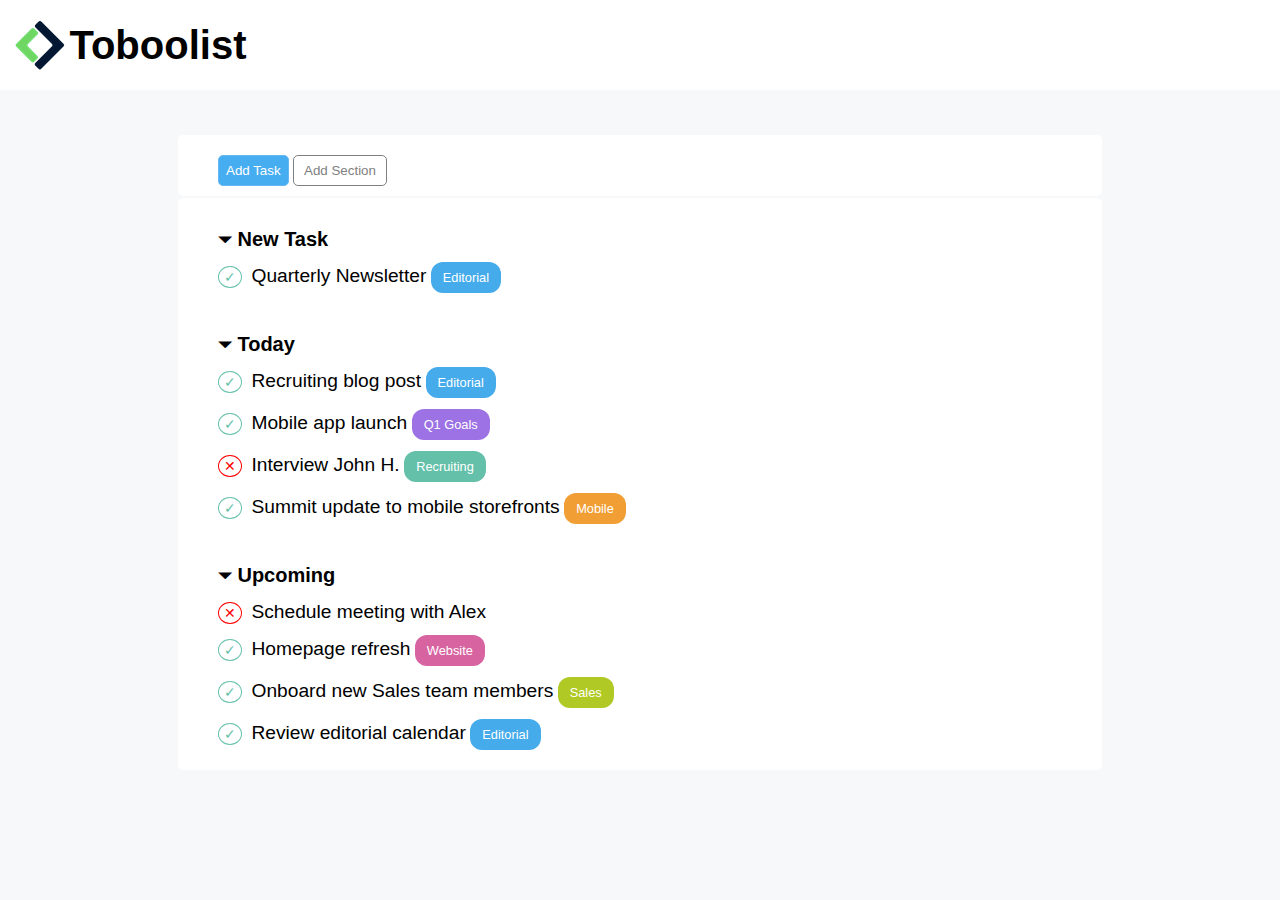
<file: index.html>
<!DOCTYPE html>
<html lang="en">

<head>
    <meta charset="UTF-8">
    <meta name="viewport" content="width=device-width, initial-scale=1.0">
    <link rel="stylesheet" href="css/style.css">
    <title>Toboolist</title>
</head>

<body>
    <!-- Inizio nav-->

    <nav>
        <img src="img/Logo.png" alt="logo Toboolist">
        <h1 id="brand-name">Toboolist</h1>
    </nav>

    <!-- Fine Nav -->

    <!-- Inizio contenuto principale -->

    <main>
        <div class="task-section">
            <button class="style-button button1">Add Task</button>
            <button class="style-button button2">Add Section</button>
        </div>

        <div class="container">
            <section class="sections">
                <div>
                    <p class="arrow-down">&#9207</p>
                    <p class="section-title">New Task</p>
                </div>
                <p class="marks checks">&check;</p>
                <p>Quarterly Newsletter</p>
                <p class="tag-style">Editorial</p>
            </section>

            <section class="sections">
                <div>
                    <p>&#9207;</p>
                    <p class="section-title">Today</p>
                </div>
                <div>
                    <p class="marks checks">&check;</p>
                    <p>Recruiting blog post</p>
                    <p class="tag-style">Editorial</p>
                </div>
                <div>
                    <p class="marks checks">&check;</p>
                    <p>Mobile app launch</p>
                    <p class="tag-style tag-q1">Q1 Goals</p>
                </div>

                <div>
                    <p class="marks missed">&#x2715</p>
                    <p>Interview John H.</p>
                    <p class="tag-style tag-recruiting">Recruiting
                    </p>
                </div>

                <div>
                    <p class="marks checks">&check;</p>
                    <p>Summit update to mobile storefronts</p>
                    <p class="tag-style tag-mobile">Mobile</p>
                </div>

            </section>

            <section class="sections">
                <div>
                    <p>&#9207;</p>
                    <p class="section-title">Upcoming</p>
                </div>
                <div>
                    <p class="marks missed">&#x2715;</p>
                    <p>Schedule meeting with Alex</p>
                    <p></p>
                </div>
                <div>
                    <p class="marks checks">&check;</p>
                    <p>Homepage refresh</p>
                    <p class="tag-style tag-website">Website</p>
                </div>
                <div>
                    <p class="marks checks">&check;</p>
                    <p>Onboard new Sales team members</p>
                    <p class="tag-style tag-sales">Sales</p>
                </div>
                <div>
                    <p class="marks checks">&check;</p>
                    <p>Review editorial calendar</p>
                    <p class="tag-style">Editorial</p>
                </div>
            </section>
        </div>

    </main>

    <!-- Fine contenuto principale -->

</body>

</html>
</file>
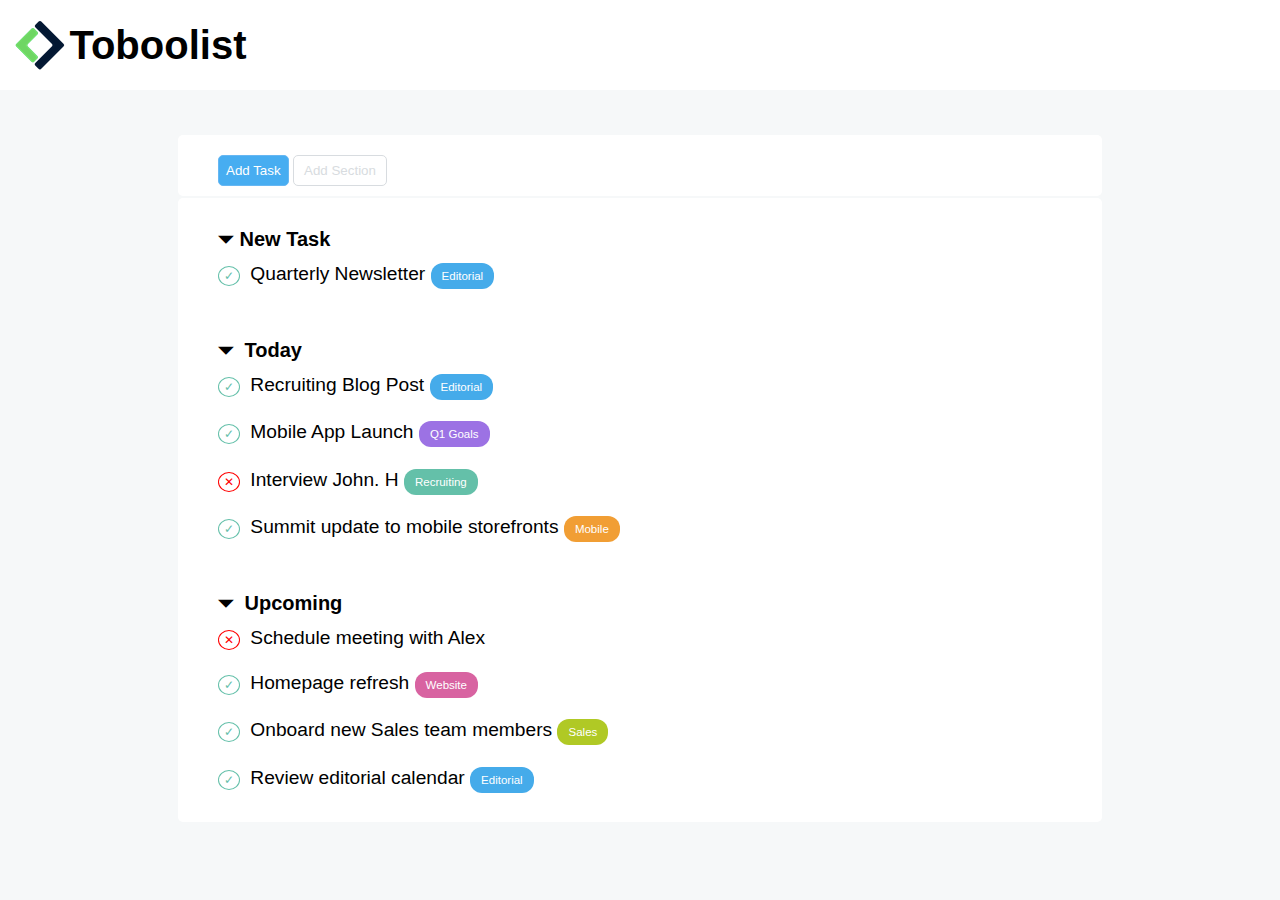
<file: variante-con-liste/index.html>
<!DOCTYPE html>
<html lang="en">

<head>
    <meta charset="UTF-8">
    <meta name="viewport" content="width=device-width, initial-scale=1.0">
    <link rel="stylesheet" href="./css/style.css">
    <title>Toboolist</title>
</head>

<body>
    <!-- Inizio nav-->

    <nav>
        <img src="img/Logo.png" alt="logo Toboolist">
        <h1 id="brand-name">Toboolist</h1>
    </nav>

    <!-- Fine Nav -->

    <!-- Inizio contenuto principale -->

    <main>
        <div class="task-section">
            <button class="style-button button1">Add Task</button>
            <button class="style-button button2">Add Section</button>
        </div>


        <div class="container">
            <div class="sections">
                <div class="section-title arrow-down">
                    <span>&#9207</span>
                    New Task
                </div>
                <ul>
                    <li>
                        <span class="marks checks">&check;</span>
                        Quarterly Newsletter
                        <span class="tag-style">Editorial</span>
                    </li>
                </ul>
            </div>

            <div class="sections">
                <div class="section-title">
                    <span class="arrow-down">&#9207</span>
                    Today
                </div>
                <ul>
                    <li><span class="marks checks">&check;</span>
                        Recruiting Blog Post
                        <span class="tag-style">Editorial</span>
                    </li>
                    <li>
                        <span class="marks checks">&check;</span>
                        Mobile App Launch
                        <span class="tag-style tag-q1">Q1 Goals</span>
                    </li>
                    <li>
                        <span class="marks missed">&#x2715</span>
                        Interview John. H
                        <span class="tag-style tag-recruiting">Recruiting</span>
                    </li>
                    <li>
                        <span class="marks checks">&check;</span>
                        Summit update to mobile storefronts
                        <span class="tag-style tag-mobile">Mobile</span>
                    </li>
                </ul>
            </div>

            <div class="sections">
                <div class="section-title">
                    <span class="arrow-down">&#9207</span>
                    Upcoming
                </div>
                <ul>
                    <li>
                        <span class="marks missed">&#x2715</span>
                        Schedule meeting with Alex
                    </li>
                    <li>
                        <span class="marks checks">&check;</span>
                        Homepage refresh
                        <span class="tag-style tag-website">Website</span>
                    </li>
                    <li>
                        <span class="marks checks">&check;</span>
                        Onboard new Sales team members
                        <span class="tag-style tag-sales">Sales</span>
                    </li>
                    <li>
                        <span class="marks checks">&check;</span>
                        Review editorial calendar
                        <span class="tag-style">Editorial</span>
                    </li>
                </ul>
            </div>
        </div>

    </main>

</body>

</html>
</file>
<file: css/style.css>
/* Reset rules */
* {
    margin: 0;
    padding: 0;
    box-sizing: border-box;
}

/* aggiunta sfondo */

body {
    background-color: #f6f8f9;
    font-family: sans-serif;
}

/* nav */

nav {
    background-color: white;
    padding: 20px 15px;
    margin-bottom: 30px;
}

#brand-name {
    display: inline-block;
    font-size: 2.5em;
    vertical-align: middle;
}

img {
    vertical-align: middle;
}

/* fine nav */

/* Inizio main */

main {
    width: 80%;
    margin: auto;
    padding: 15px 50px 10px;
}

.container {
    background-color: white;
    border-radius: 5px;
    padding-top: 10px;
}

.task-section {
    background-color: white;
    padding: 20px 40px 10px;
    margin-bottom: 2px;
    border-radius: 5px;
}

/* inizio stilizzazione button */

.style-button {
    padding: 7px;
    background-color: white;
    border-radius: 5px;
}

.button1 {
    background-color: #47adf1;
    color: white;
    border: 1px solid #66b7f3;
}

.button2 {
    border: 1px solid grey;
    color: grey;
    padding: 7px 10px;
}

/*fine stilizzazione button */

/* Inizio stile section */

.sections {
    padding: 20px 40px;
}

.section-title {
    font-size: 20px;
    font-weight: 600;
}

/*fine stile section */

/* inizio stilizzazione task */

p {
    display: inline-block;
    font-size: 1.2em;
}

.marks {
    display: inline-block;
    font-size: 0.9em;
    border: 1px solid black;
    border-radius: 50%;
    text-align: center;
    padding: 2px 5px;
    margin-top: 15px;
    margin-right: 5px;

}

.checks {
    color: #65c0aa;
    border-color: #65c0aa;
}

.missed {
    color: red;
    border-color: red;
}


/* inizio stilizzazione tag */

.tag-style {
    background-color: #45abea;
    display: inline-block;
    padding: 8px 12px;
    border-radius: 12px;
    color: white;
    font-size: 0.8em;
}

.tag-q1 {
    background-color: #9c72e4;
}

.tag-recruiting {
    background-color: #64c0a9;
}

.tag-mobile {
    background-color: #f19e34;
}

.tag-website {
    background-color: #d863a1;
}

.tag-sales {
    background-color: #b0c925;
}

/*fine stilizzazione tag */
</file>
<file: variante-con-liste/css/style.css>
/* Reset rules */
* {
    margin: 0;
    padding: 0;
    box-sizing: border-box;
}

/* aggiunta sfondo */

body {
    background-color: #f6f8f9;
    font-family: sans-serif;
}

/* nav */

nav {
    background-color: white;
    padding: 20px 15px;
    margin-bottom: 30px;
}

#brand-name {
    display: inline-block;
    font-size: 2.5em;
    vertical-align: middle;
}

img {
    vertical-align: middle;
}

/* fine nav */

/* main */

main {
    width: 80%;
    margin: auto;
    padding: 15px 50px 10px;
}

.container {
    background-color: white;
    border-radius: 5px;
    padding-top: 10px;
}

/* inizio stilizzazione button */

.style-button {
    padding: 7px;
    background-color: white;
    border-radius: 5px;
}

.button1 {
    background-color: #47adf1;
    color: white;
    border: 1px solid #66b7f3;
}

.button2 {
    border: 1px solid #d8dce0;
    color: #d8dce0;
    padding: 7px 10px;
}

/* fine stilizzazione button */

/* inizio sezione task */

.sections {
    padding: 20px 40px;
}

.section-title {
    font-size: 20px;
    font-weight: 600;
}

.arrow-down {
    margin-right: 5px;
}

.task-section {
    background-color: white;
    padding: 20px 40px 10px;
    margin-bottom: 2px;
    border-radius: 5px;
}

/* stilizzazione liste */

ul {
    list-style: none;
    padding-left: 0;
}

li {
    font-size: 1.2em;
    margin-bottom: 0.5em;
}

/* stilizzazione simboli */

.marks {
    display: inline-block;
    font-size: 0.6em;
    border: 1px solid black;
    border-radius: 50%;
    text-align: center;
    padding: 2px 5px;
    margin-top: 15px;
    margin-right: 5px;
}

.checks {
    color: #65c0aa;
    border-color: #65c0aa;
}

.missed {
    color: red;
    border-color: red;
}

/* stilizzazione tag */

.tag-style {
    background-color: #45abea;
    display: inline-block;
    padding: 7px 11px;
    border-radius: 12px;
    color: white;
    font-size: 0.6em;
}

.tag-q1 {
    background-color: #9c72e4;
}

.tag-recruiting {
    background-color: #64c0a9;
}

.tag-mobile {
    background-color: #f19e34;
}

.tag-website {
    background-color: #d863a1;
}

.tag-sales {
    background-color: #b0c925;
}

/* fine stilizzazione section */
</file>
